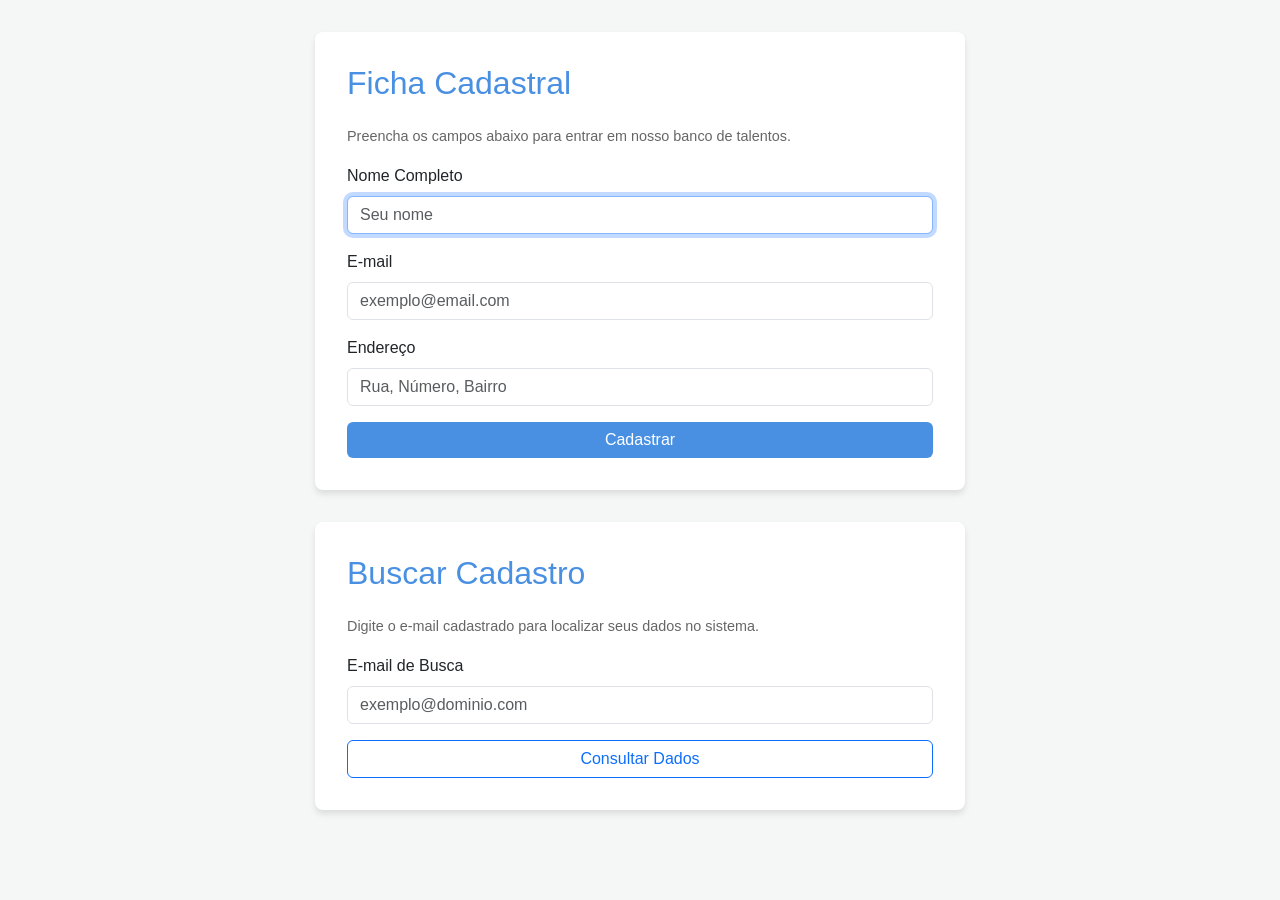
<file: Formulario/index.html>
<!DOCTYPE html>
<html lang="pt-br">

<head>
    <meta charset="UTF-8">
    <meta name="viewport" content="width=device-width, initial-scale=1.0">
    <title>Sistema de Talentos - Cadastro e Consulta</title>
    <link href="https://cdn.jsdelivr.net/npm/bootstrap@5.3.3/dist/css/bootstrap.min.css" rel="stylesheet">
    <style>
        :root {
            --primary-color: #4a90e2;
            --primary-hover: #357abd;
            --bg-color: #f4f7f6;
        }

        body {
            font-family: 'Segoe UI', Tahoma, Geneva, Verdana, sans-serif;
            background-color: var(--bg-color);
            padding: 2rem 0;
        }

        /* Centraliza e limita a largura dos cards */
        .main-container {
            max-width: 650px;
            margin: 0 auto;
        }

        .card-custom {
            background: #fff;
            padding: 2rem;
            border-radius: 8px;
            box-shadow: 0 4px 6px rgba(0, 0, 0, 0.1);
            margin-bottom: 2rem;
            /* Espaço entre os cards */
        }

        h2 {
            color: var(--primary-color);
            margin-bottom: 1.5rem;
        }

        .btn-primary {
            background-color: var(--primary-color);
            border: none;
        }

        .btn-primary:hover {
            background-color: var(--primary-hover);
        }

        #tabelaResultado {
            display: none;
        }

        .instrucoes {
            font-size: 0.9rem;
            color: #666;
        }
    </style>
</head>

<body>

    <div class="container">
        <div class="main-container">

            <!-- SEÇÃO DE CADASTRO (EM CIMA) -->
            <div class="card-custom">
                <h2>Ficha Cadastral</h2>
                <p class="instrucoes">Preencha os campos abaixo para entrar em nosso banco de talentos.</p>

                <form action="process.php" method="post" id="formCadastro">
                    <div class="mb-3">
                        <label class="form-label">Nome Completo</label>
                        <input type="text" name="nome" id="nomeDigitado" class="form-control" placeholder="Seu nome">
                    </div>
                    <div class="mb-3">
                        <label class="form-label">E-mail</label>
                        <input type="email" name="email" id="emailDigitado" class="form-control"
                            placeholder="exemplo@email.com">
                    </div>
                    <div class="mb-3">
                        <label class="form-label">Endereço</label>
                        <input type="text" name="endereco" id="enderecoDigitado" class="form-control"
                            placeholder="Rua, Número, Bairro">
                    </div>
                    <button type="submit" class="btn btn-primary w-100"
                        onclick="return validarFormulario()">Cadastrar</button>
                </form>
            </div>

            <!-- SEÇÃO DE CONSULTA (EMBAIXO) -->
            <div class="card-custom">
                <h2>Buscar Cadastro</h2>
                <p class="instrucoes">Digite o e-mail cadastrado para localizar seus dados no sistema.</p>

                <form id="consultaForm">
                    <div class="mb-3">
                        <label for="emailBusca" class="form-label">E-mail de Busca</label>
                        <input type="email" id="emailBusca" class="form-control" placeholder="exemplo@dominio.com"
                            required>
                    </div>
                    <button type="submit" id="btnConsultar" class="btn btn-outline-primary w-100">Consultar
                        Dados</button>
                </form>

                <div id="tabelaResultado" class="mt-4">
                    <div class="table-responsive">
                        <table class="table table-bordered table-hover table-sm">
                            <thead class="table-light">
                                <tr>
                                    <th>ID</th>
                                    <th>Nome</th>
                                    <th>E-mail</th>
                                    <th>Endereço</th>
                                </tr>
                            </thead>
                            <tbody>
                                <tr>
                                    <td id="col-id"></td>
                                    <td id="col-nome"></td>
                                    <td id="col-email"></td>
                                    <td id="col-endereco"></td>
                                </tr>
                            </tbody>
                        </table>
                    </div>
                </div>
            </div>

        </div>
    </div>

    <script src="https://cdn.jsdelivr.net/npm/bootstrap@5.3.3/dist/js/bootstrap.bundle.min.js"></script>

    <script>
        // Foco inicial no nome
        document.getElementById("nomeDigitado").focus();

        // Validação do Cadastro
        function validarFormulario() {
            let nome = document.getElementById("nomeDigitado");
            let email = document.getElementById("emailDigitado");
            let endereco = document.getElementById("enderecoDigitado");

            [nome, email, endereco].forEach(el => el.style.boxShadow = "none");

            if (nome.value.trim() === "") {
                alert("Por favor, preencha o campo de nome.");
                nome.style.boxShadow = "0 0 5px #ffc107";
                nome.focus();
                return false;
            }
            if (email.value.trim() === "") {
                alert("Por favor, preencha o campo de e-mail.");
                email.style.boxShadow = "0 0 5px #ffc107";
                email.focus();
                return false;
            }
            if (endereco.value.trim() === "") {
                alert("Por favor, preencha o campo de endereço.");
                endereco.style.boxShadow = "0 0 5px #ffc107";
                endereco.focus();
                return false;
            }else if ((nome !== "") && (email !== "") && (endereco !== "")){
                alert("Cadastro salvo com sucesso Parabens!!")
                endereco.style.boxShadow = "3px 3px 5px 3px green"
                email.style.boxShadow = "3px 3px 5px 3px green"
                nome.style.boxShadow = "3px 3px 5px 3px green"
                return true;
            }
        }

        // Lógica da Consulta
        function popularTabela(json) {
            if (!json.sucesso || !json.cadastro) {
                alert("Nenhum registro encontrado.");
                document.getElementById('tabelaResultado').style.display = 'none';
                return;
            }

            document.getElementById('col-id').textContent = json.cadastro.id;
            document.getElementById('col-nome').textContent = json.cadastro.nome;
            document.getElementById('col-email').textContent = json.cadastro.email;
            document.getElementById('col-endereco').textContent = json.cadastro.endereco;

            document.getElementById('tabelaResultado').style.display = 'block';
        }

        document.getElementById('consultaForm').addEventListener('submit', async function (e) {
            e.preventDefault();

            const email = document.getElementById('emailBusca').value;
            const btn = document.getElementById('btnConsultar');

            btn.disabled = true;
            btn.innerHTML = '<span class="spinner-border spinner-border-sm"></span> Consultando...';
            document.getElementById('tabelaResultado').style.display = 'none';

            try {
                const formData = new FormData();
                formData.append('email', email);

                const response = await fetch('consulta.php', {
                    method: 'POST',
                    body: formData
                });

                const json = await response.json();
                popularTabela(json);

            } catch (err) {
                alert('Erro na consulta. Verifique se o servidor está ativo.');
            } finally {
                btn.disabled = false;
                btn.textContent = 'Consultar Dados';
            }
        });

    </script>

</body>

</html>
</file>
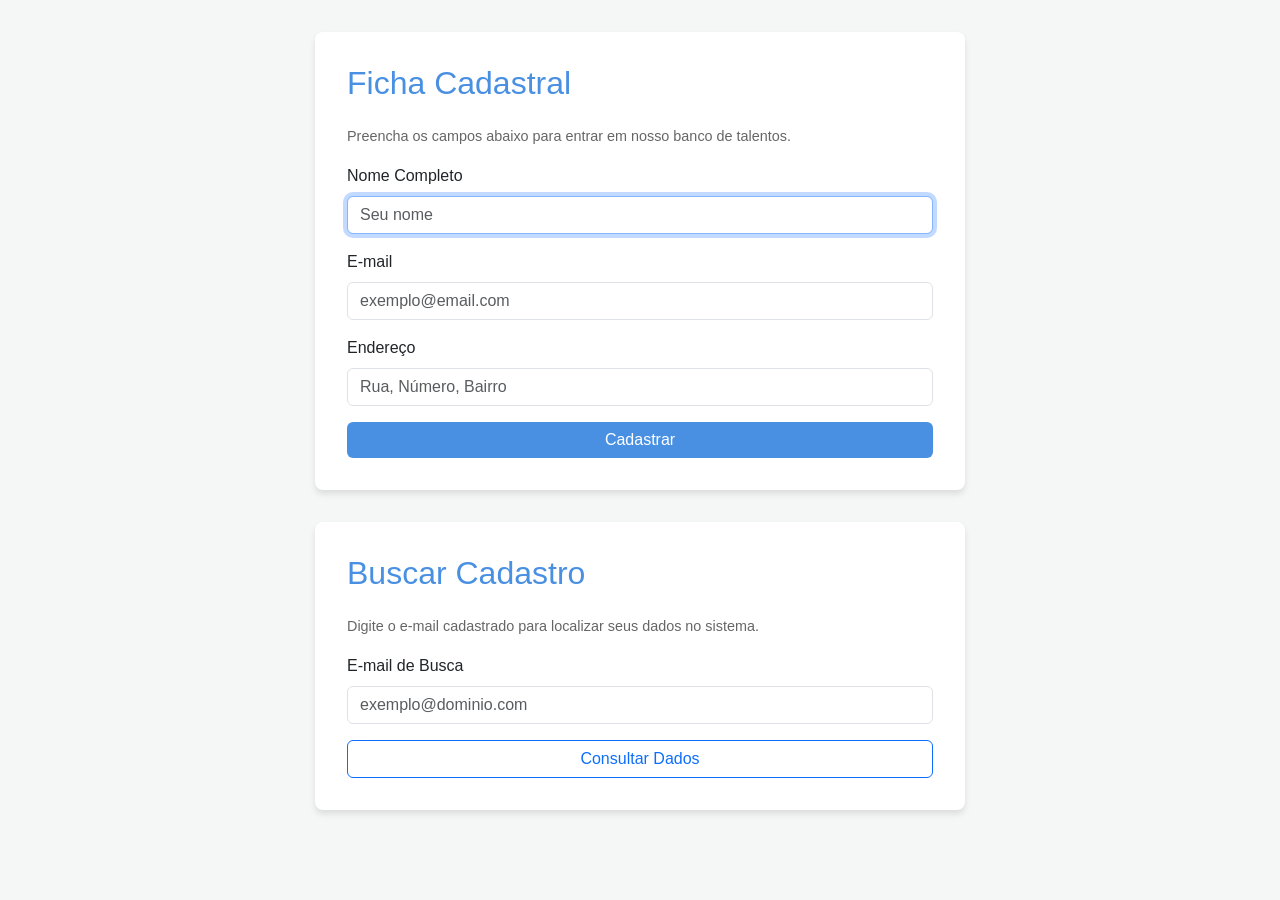
<file: Formulario/html/index.html>
<!DOCTYPE html>
<html lang="pt-br">

<head>
    <meta charset="UTF-8">
    <meta name="viewport" content="width=device-width, initial-scale=1.0">
    <title>Sistema de Talentos - Cadastro e Consulta</title>
    <link href="https://cdn.jsdelivr.net/npm/bootstrap@5.3.3/dist/css/bootstrap.min.css" rel="stylesheet">
    <style>
        :root {
            --primary-color: #4a90e2;
            --primary-hover: #357abd;
            --bg-color: #f4f7f6;
        }

        body {
            font-family: 'Segoe UI', Tahoma, Geneva, Verdana, sans-serif;
            background-color: var(--bg-color);
            padding: 2rem 0;
        }

        /* Centraliza e limita a largura dos cards */
        .main-container {
            max-width: 650px;
            margin: 0 auto;
        }

        .card-custom {
            background: #fff;
            padding: 2rem;
            border-radius: 8px;
            box-shadow: 0 4px 6px rgba(0, 0, 0, 0.1);
            margin-bottom: 2rem;
            /* Espaço entre os cards */
        }

        h2 {
            color: var(--primary-color);
            margin-bottom: 1.5rem;
        }

        .btn-primary {
            background-color: var(--primary-color);
            border: none;
        }

        .btn-primary:hover {
            background-color: var(--primary-hover);
        }

        #tabelaResultado {
            display: none;
        }

        .instrucoes {
            font-size: 0.9rem;
            color: #666;
        }
    </style>
</head>

<body>

    <div class="container">
        <div class="main-container">

            <!-- SEÇÃO DE CADASTRO (EM CIMA) -->
            <div class="card-custom">
                <h2>Ficha Cadastral</h2>
                <p class="instrucoes">Preencha os campos abaixo para entrar em nosso banco de talentos.</p>

                <form action="php/process.php" method="post" id="formCadastro">
                    <div class="mb-3">
                        <label class="form-label">Nome Completo</label>
                        <input type="text" name="nome" id="nomeDigitado" class="form-control" placeholder="Seu nome">
                    </div>
                    <div class="mb-3">
                        <label class="form-label">E-mail</label>
                        <input type="email" name="email" id="emailDigitado" class="form-control"
                            placeholder="exemplo@email.com">
                    </div>
                    <div class="mb-3">
                        <label class="form-label">Endereço</label>
                        <input type="text" name="endereco" id="enderecoDigitado" class="form-control"
                            placeholder="Rua, Número, Bairro">
                    </div>
                    <button type="submit" class="btn btn-primary w-100"
                        onclick="return validarFormulario()">Cadastrar</button>
                </form>
            </div>

            <!-- SEÇÃO DE CONSULTA (EMBAIXO) -->
            <div class="card-custom">
                <h2>Buscar Cadastro</h2>
                <p class="instrucoes">Digite o e-mail cadastrado para localizar seus dados no sistema.</p>

                <form id="consultaForm">
                    <div class="mb-3">
                        <label for="emailBusca" class="form-label">E-mail de Busca</label>
                        <input type="email" id="emailBusca" class="form-control" placeholder="exemplo@dominio.com"
                            required>
                    </div>
                    <button type="submit" id="btnConsultar" class="btn btn-outline-primary w-100">Consultar
                        Dados</button>
                </form>

                <div id="tabelaResultado" class="mt-4">
                    <div class="table-responsive">
                        <table class="table table-bordered table-hover table-sm">
                            <thead class="table-light">
                                <tr>
                                    <th>ID</th>
                                    <th>Nome</th>
                                    <th>E-mail</th>
                                    <th>Endereço</th>
                                </tr>
                            </thead>
                            <tbody>
                                <tr>
                                    <td id="col-id"></td>
                                    <td id="col-nome"></td>
                                    <td id="col-email"></td>
                                    <td id="col-endereco"></td>
                                </tr>
                            </tbody>
                        </table>
                    </div>
                </div>
            </div>

        </div>
    </div>

    <script src="https://cdn.jsdelivr.net/npm/bootstrap@5.3.3/dist/js/bootstrap.bundle.min.js"></script>

    <script>
        // Foco inicial no nome
        document.getElementById("nomeDigitado").focus();

        // Validação do Cadastro
        function validarFormulario() {
            let nome = document.getElementById("nomeDigitado");
            let email = document.getElementById("emailDigitado");
            let endereco = document.getElementById("enderecoDigitado");

            [nome, email, endereco].forEach(el => el.style.boxShadow = "none");

            if (nome.value.trim() === "") {
                alert("Por favor, preencha o campo de nome.");
                nome.style.boxShadow = "0 0 5px #ffc107";
                nome.focus();
                return false;
            }
            if (email.value.trim() === "") {
                alert("Por favor, preencha o campo de e-mail.");
                email.style.boxShadow = "0 0 5px #ffc107";
                email.focus();
                return false;
            }
            if (endereco.value.trim() === "") {
                alert("Por favor, preencha o campo de endereço.");
                endereco.style.boxShadow = "0 0 5px #ffc107";
                endereco.focus();
                return false;
            }else if ((nome !== "") && (email !== "") && (endereco !== "")){
                alert("Cadastro salvo com sucesso Parabens!!")
                endereco.style.boxShadow = "3px 3px 5px 3px green"
                email.style.boxShadow = "3px 3px 5px 3px green"
                nome.style.boxShadow = "3px 3px 5px 3px green"
                return true;
            }
        }

        // Lógica da Consulta
        function popularTabela(json) {
            if (!json.sucesso || !json.cadastro) {
                alert("Nenhum registro encontrado.");
                document.getElementById('tabelaResultado').style.display = 'none';
                return;
            }

            document.getElementById('col-id').textContent = json.cadastro.id;
            document.getElementById('col-nome').textContent = json.cadastro.nome;
            document.getElementById('col-email').textContent = json.cadastro.email;
            document.getElementById('col-endereco').textContent = json.cadastro.endereco;

            document.getElementById('tabelaResultado').style.display = 'block';
        }

        document.getElementById('consultaForm').addEventListener('submit', async function (e) {
            e.preventDefault();

            const email = document.getElementById('emailBusca').value;
            const btn = document.getElementById('btnConsultar');

            btn.disabled = true;
            btn.innerHTML = '<span class="spinner-border spinner-border-sm"></span> Consultando...';
            document.getElementById('tabelaResultado').style.display = 'none';

            try {
                const formData = new FormData();
                formData.append('email', email);

                const response = await fetch('consulta.php', {
                    method: 'POST',
                    body: formData
                });

                const json = await response.json();
                popularTabela(json);

            } catch (err) {
                alert('Erro na consulta. Verifique se o servidor está ativo.');
            } finally {
                btn.disabled = false;
                btn.textContent = 'Consultar Dados';
            }
        });

    </script>

</body>

</html>
</file>
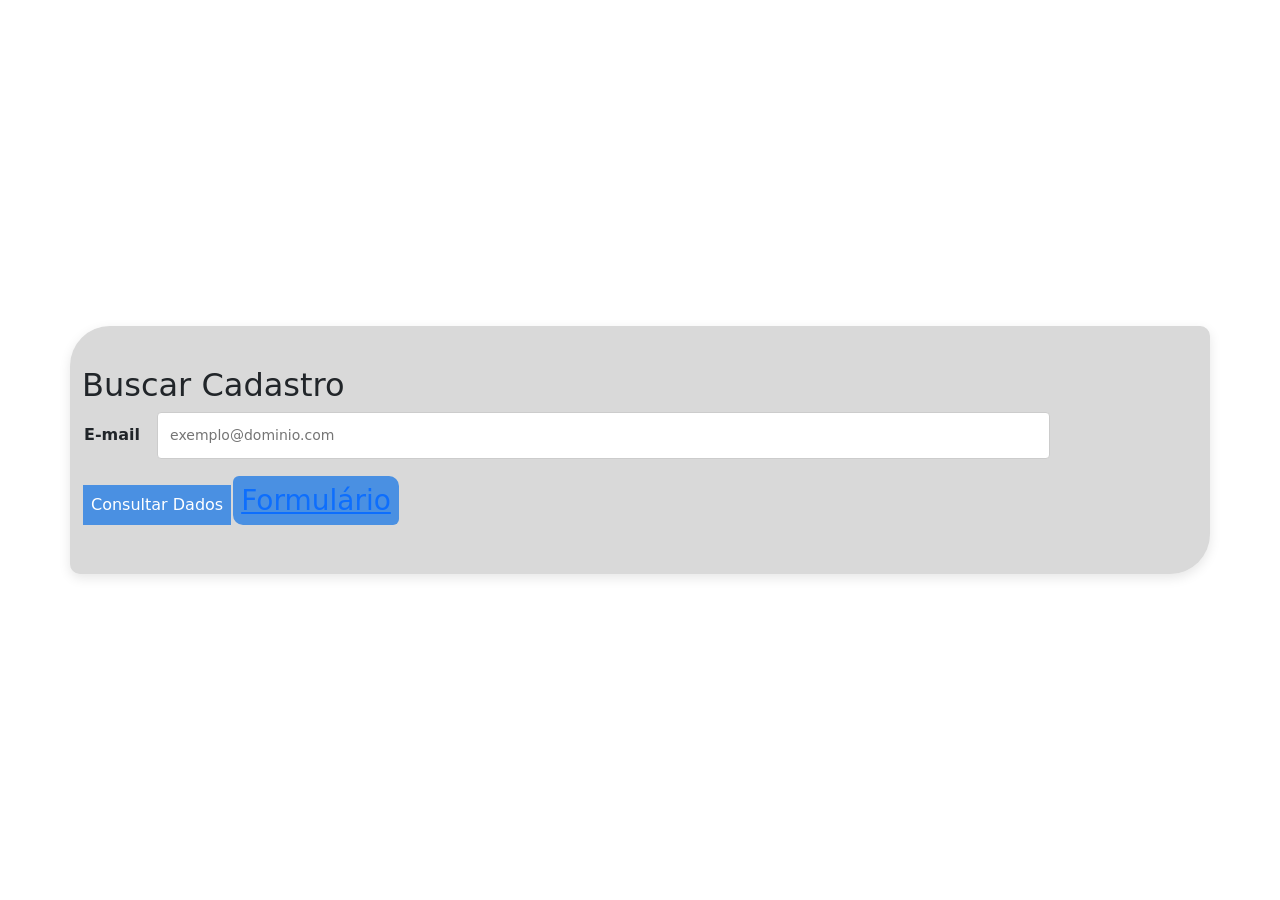
<file: Formulario/cosulta.html>
<!DOCTYPE html>
<html lang="pt-br">

<head>
    <meta charset="UTF-8">
    <meta name="viewport" content="width=device-width, initial-scale=1.0">
    <title>Consulta de Dados</title>
    <link rel="stylesheet" type="text/css" href="css/style.css">
    <link href="https://cdn.jsdelivr.net/npm/bootstrap@5.3.3/dist/css/bootstrap.min.css" rel="stylesheet">
</head>

<body>

    <div class="container">
        <h2>Buscar Cadastro</h2>

        <form id="consultaForm" action="consulta.php" method="post">
            <div class="form-group">
                <label for="email">E-mail</label>
                <input class="input2" type="email" id="email" name="email" placeholder="exemplo@dominio.com">
            </div>
            <table>
                <thead>
                    <tr>
                        <th>
                            <button id="btnConsultar">Consultar Dados</button>
                        </th>
                        <th> <a href="formulario.html" class=consulta-bnt>
                                <h3>Formulário</h3>
                            </a>
                        </th>
                    </tr>
                </thead>
            </table>
            <div id="tabelaResultado">
                <table class="table table-bordered table-hover table-sm mt-2">
                    <thead>
                        <tr>
                            <th>ID</th>
                            <th>Criado em</th>
                            <th>Nome</th>
                            <th>E-mail</th>
                            <th>Endereço</th>
                        </tr>
                    </thead>

                    <tbody>
                        <tr>
                            <td id="col-id"></td>
                            <td id="col-criado_em"></td>
                            <td id="col-nome"></td>
                            <td id="col-email"></td>
                            <td id="col-endereco"></td>
                        </tr>
                    </tbody>
                </table>
            </div>
            <script src="https://cdn.jsdelivr.net/npm/bootstrap@5.3.3/dist/js/bootstrap.bundle.min.js"></script>
            <script>
                function popularTabela() {
                    if (!json.sucesso || !json.cadastro) return;

                    const c = json.cadastro;
                    document.getElementById('col-id').textContent = c.id;
                    document.getElementById('col-criado_em').textContent = c.criado_em;
                    document.getElementById('col-nome').textContent = c.nome;
                    document.getElementById('col-email').textContent = c.email;
                    document.getElementById('col-endereco').textContent = c.endereco;

                    document.getElementById('tabelaResultado').style.display = 'block';
                }

                document.getElementById('consultarForm').addEventListener('submit', async function (e) {
                    e.preventDefault();

                    const email = document.getElementById('email').value;
                    const btn = document.getElementById('btnConsultar');

                    btn.disabled = true;
                    btn.textContent = 'Consultando...';
                    document.getElementById('tabelaResultado').style.display = 'nome';

                    try {
                        const formaData = new FormData();
                        formaData.append('email', email);

                        const response = await fetch('http;//localhost/formulario/consulta.php', {
                            method: 'POST',
                            body: formData
                        });
                        if (!response.ok) throw new Error(`Erro HTTP: ${response.status}`);
                        const json = await reponse.json();
                        popularTabela(json);

                    } catch (err) {
                        alert('Erro ao consulta:' + err.message);
                    } finally {
                        bnt.disabled = false;
                        btn.textContent = 'Consultar Dados';
                    }

                })
            </script>

    </div>
    </form>
</body>

</html>
</file>
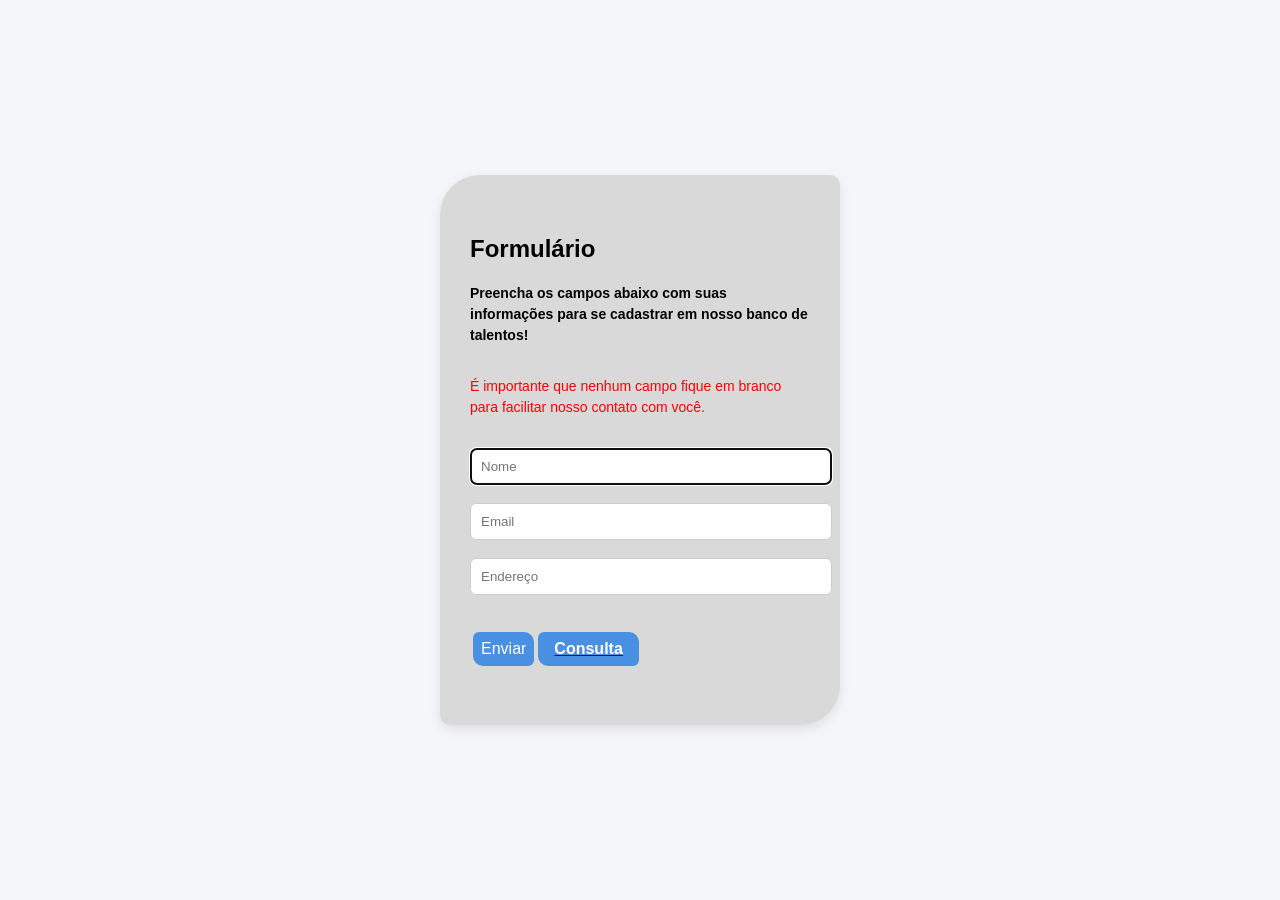
<file: Formulario/formulario.html>
<!DOCTYPE html>
<html lang="pt-br">

<head>
    <meta charset="UTF-8">
    <title>Formulário Básico</title>
    <link rel="stylesheet" type="text/css" href="css/style.css">
</head>

<body>
    <div class="container">
        <h2>Formulário</h2>
        <h1>Preencha os campos abaixo com suas informações para se cadastrar em nosso banco de talentos!</h1>
        <P>É importante que nenhum campo fique em branco para facilitar nosso contato com você.</P>
        <form action="process.php" method="post">
            <input type="text" name="nome" id="nomeDigitado" placeholder="Nome"><br><br>
            <input type="text" name="email" id="emailDigitado" placeholder="Email"><br><br>
            <input type="text" name="endereco" id="endereçoDigitado" placeholder="Endereço"><br><br>
            <table>
                <thead>
                    <tr>
                        <th>
                            <a class="bnt-validar" type="submit" onclick="validarFormulario()">
                                <button class="bnt-validar">Enviar</button></a>
                        </th>
                        <th>
                            <a href="cosulta.html" class=consulta-bnt>
                                <h3>Consulta</h3>
                            </a>
                            </th>
                    </tr>
                </thead>
            </table>
            <!--
             type="submit" dentro de um <form> enviar os dados ao action.
             O onclick ainda chama validarFormulario() antes de enviar -
             se a função retornar false, o envio é cancelado.   
             -->
        </form>
    </div>
    <script>
        //Objeto para pegar a referencia do campo de texto
        //colocando o foco no campo de nome facilita o preenchimento do formulario
        document.getElementById("nomeDigitado").focus();

        function validarFormulario() {
            let nome = document.getElementById("nomeDigitado").value;
            let Email = document.getElementById("emailDigitado").value;
            let Endereço = document.getElementById("endereçoDigitado").value;



            if ((nome === "") && (Email === "") && (Endereço === "")) {
                alert("Preencha todos os campos")
                document.getElementById("nomeDigitado").style.boxShadow = "3px 3px 5px 3px red"
                document.getElementById("emailDigitado").style.boxShadow = "3px 3px 5px 3px red"
                document.getElementById("endereçoDigitado").style.boxShadow = "3px 3px 5px 3px red"
            } else if ((nome === "")) {
                alert("Preencha o campo Nome")
                document.getElementById("nomeDigitado").style.boxShadow = "3px 3px 5px 3px red"
                return false;
            }
            else if ((Email === "")) {
                alert("Preencha o campo Email")
                document.getElementById("emailDigitado").style.boxShadow = "3px 3px 5px 3px red"
                return false;
            } else if ((Endereço === "")) {
                alert("Preencha o campos Endareço")
                document.getElementById("endereçoDigitado").style.boxShadow = "3px 3px 5px 3px red"
                return false;
            } else if ((nome !== "") && (Email !== "") && (Endereço !== "")) {
                alert("Você completo o formulario Parabens!!")
                document.getElementById("nomeDigitado").style.boxShadow = "3px 3px 5px 3px green"
                document.getElementById("emailDigitado").style.boxShadow = "3px 3px 5px 3px green"
                document.getElementById("endereçoDigitado").style.boxShadow = "3px 3px 5px 3px green"

            } else { }




            return true
        }

    </script>
</body>

</html>
</file>
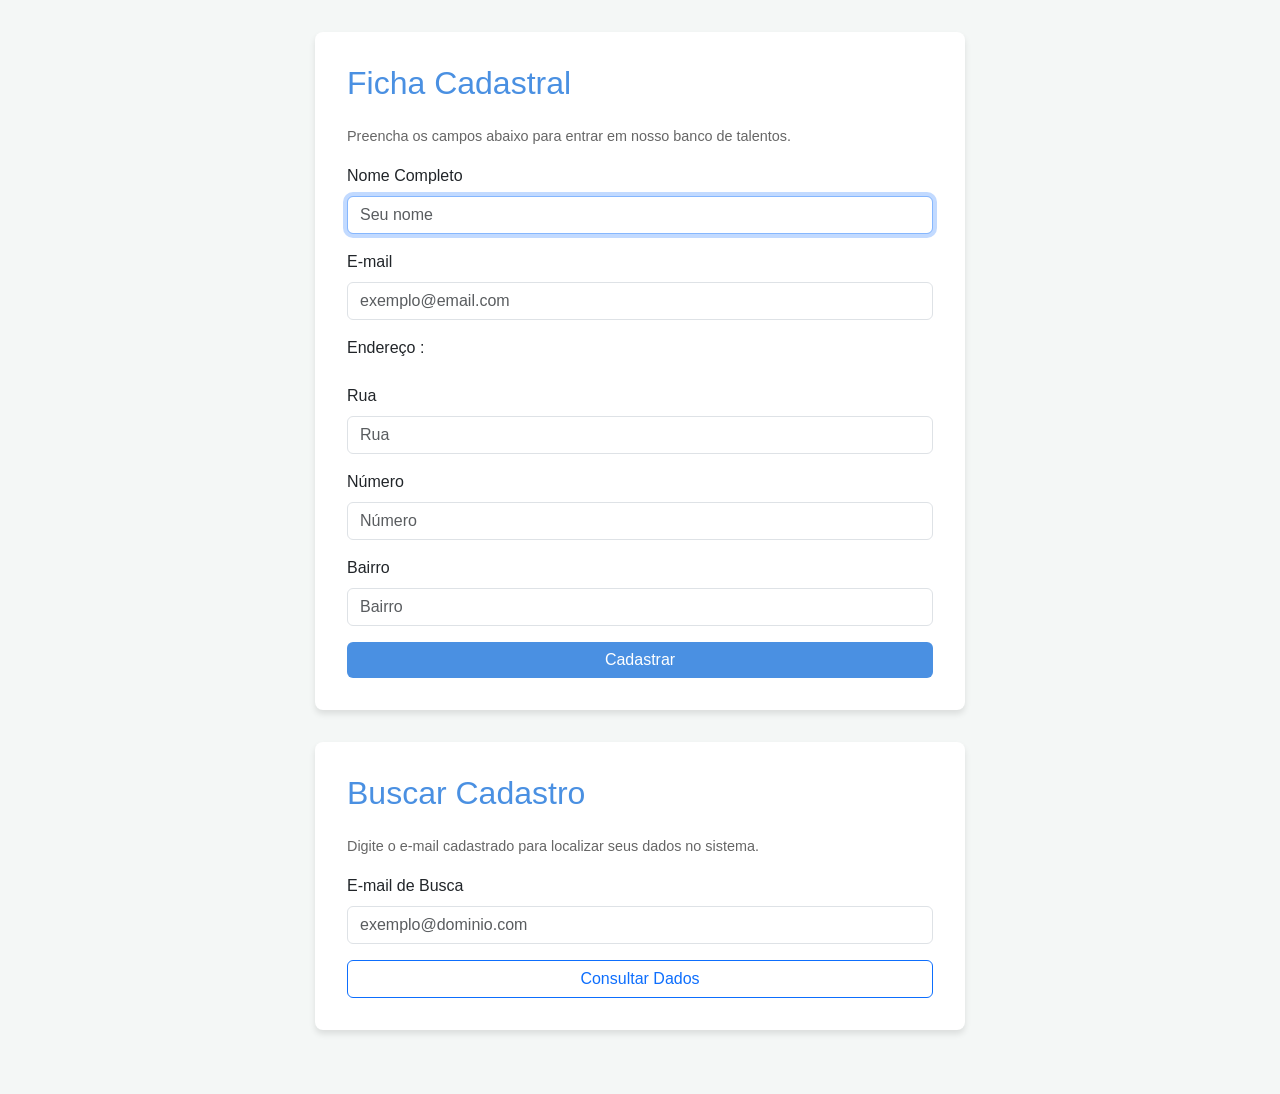
<file: Formulario/index2.html>
<!DOCTYPE html>
<html lang="pt-br">
<head>
    <meta charset="UTF-8">
    <meta name="viewport" content="width=device-width, initial-scale=1.0">
    <title>Sistema de Talentos - Cadastro e Consulta</title>
    <link href="https://cdn.jsdelivr.net/npm/bootstrap@5.3.3/dist/css/bootstrap.min.css" rel="stylesheet">
    <link href="css/index.css" rel="stylesheet">
</head>
<body>

<div class="container">
    <div class="main-container">
        
        <!-- SEÇÃO DE CADASTRO (EM CIMA) -->
        <div class="card-custom">
            <h2>Ficha Cadastral</h2>
            <p class="instrucoes">Preencha os campos abaixo para entrar em nosso banco de talentos.</p>
            
            <form action="process.php" method="post" id="formCadastro">
                <div class="mb-3">
                    <label class="form-label">Nome Completo</label>
                    <input type="text" name="nome" id="nomeDigitado" class="form-control" placeholder="Seu nome">
                </div>
                <div class="mb-3">
                    <label class="form-label">E-mail</label>
                    <input type="email" name="email" id="emailDigitado" class="form-control" placeholder="exemplo@email.com">
                </div>
                <div class="mb-3">
                    <label class="form-label">Endereço :</label>
                </div>
                 <div class="mb-3">
                    <label class="form-label">Rua</label>
                    <input type="text" name="Rua" id="ruaDigitado" class="form-control" placeholder="Rua">
                </div>
                 <div class="mb-3">
                    <label class="form-label">Número</label>
                    <input type="text" name="numero" id="numeroDigitado" class="form-control" placeholder="Número">
                </div>
                 <div class="mb-3">
                    <label class="form-label">Bairro</label>
                    <input type="text" name="bairro" id="bairroDigitado" class="form-control" placeholder="Bairro">
                </div>
                <button type="submit" class="btn btn-primary w-100" onclick="return validarFormulario()">Cadastrar</button>
            </form>
        </div>

        <!-- SEÇÃO DE CONSULTA (EMBAIXO) -->
        <div class="card-custom">
            <h2>Buscar Cadastro</h2>
            <p class="instrucoes">Digite o e-mail cadastrado para localizar seus dados no sistema.</p>
            
            <form id="consultaForm">
                <div class="mb-3">
                    <label for="emailBusca" class="form-label">E-mail de Busca</label>
                    <input type="email" id="emailBusca" class="form-control" placeholder="exemplo@dominio.com" required>
                </div>
                <button type="submit" id="btnConsultar" class="btn btn-outline-primary w-100">Consultar Dados</button>
            </form>

            <div id="tabelaResultado" class="mt-4">
                <div class="table-responsive">
                    <table class="table table-bordered table-hover table-sm">
                        <thead class="table-light">
                            <tr>
                                <th>ID</th>
                                <th>Nome</th>
                                <th>E-mail</th>
                                <th>Rua</th>
                                <th>Número</th>
                                <th>Bairro</th>
                            </tr>
                        </thead>
                        <tbody>
                            <tr>
                                <td id="col-id"></td>
                                <td id="col-nome"></td>
                                <td id="col-email"></td>
                                <td id="col-rua"></td>
                                <td id="col-numero"></td>
                                <td id="col-bairro"></td>
                            </tr>
                        </tbody>
                    </table>
                </div>
            </div>
        </div>

    </div>
</div>

<script src="https://cdn.jsdelivr.net/npm/bootstrap@5.3.3/dist/js/bootstrap.bundle.min.js"></script>

<script>
    // Foco inicial no nome
    document.getElementById("nomeDigitado").focus();

    // Validação do Cadastro
    function validarFormulario() {
        let nome = document.getElementById("nomeDigitado");
        let email = document.getElementById("emailDigitado");
        let endereco = document.getElementById("enderecoDigitado");

        [nome, email, endereco].forEach(el => el.style.boxShadow = "none");

        if (nome.value.trim() === "") {
            alert("Por favor, preencha o campo de nome.");
            nome.style.boxShadow = "0 0 5px #ffc107";
            nome.focus();
            return false;
        }
        if (email.value.trim() === "") {
            alert("Por favor, preencha o campo de e-mail.");
            email.style.boxShadow = "0 0 5px #ffc107";
            email.focus();
            return false;
        }
        if (endereco.value.trim() === "") {
            alert("Por favor, preencha o campo de endereço.");
            endereco.style.boxShadow = "0 0 5px #ffc107";
            endereco.focus();
            return false;
        }
        return true;
    }

    // Lógica da Consulta
    function popularTabela(json) {
        if (!json.sucesso || !json.cadastro) {
            alert("Nenhum registro encontrado.");
            document.getElementById('tabelaResultado').style.display = 'none';
            return;
        }
        alert(json.cadastro.Rua);
        document.getElementById('col-id').textContent       = json.cadastro.id;
        document.getElementById('col-nome').textContent     = json.cadastro.nome;
        document.getElementById('col-email').textContent    = json.cadastro.email;
        document.getElementById('col-rua').textContent = json.cadastro.Rua;
        document.getElementById('col-bairro').textContent = json.cadastro.bairro;
        document.getElementById('col-numero').textContent = json.cadastro.numero;

        document.getElementById('tabelaResultado').style.display = 'block';
    }

    document.getElementById('consultaForm').addEventListener('submit', async function(e) {
        e.preventDefault();

        const email = document.getElementById('emailBusca').value;
        const btn = document.getElementById('btnConsultar');

        btn.disabled = true;
        btn.innerHTML = '<span class="spinner-border spinner-border-sm"></span> Consultando...';
        document.getElementById('tabelaResultado').style.display = 'none';

        try {
            const formData = new FormData();
            formData.append('email', email);

            const response = await fetch('consulta.php', {
                method: 'POST',
                body: formData
            });

            const json = await response.json();
            popularTabela(json);

        } catch (err) {
            alert('Erro na consulta. Verifique se o servidor está ativo.');
        } finally {
            btn.disabled = false;
            btn.textContent = 'Consultar Dados';
        }
    });
</script>

</body>
</html>
</file>
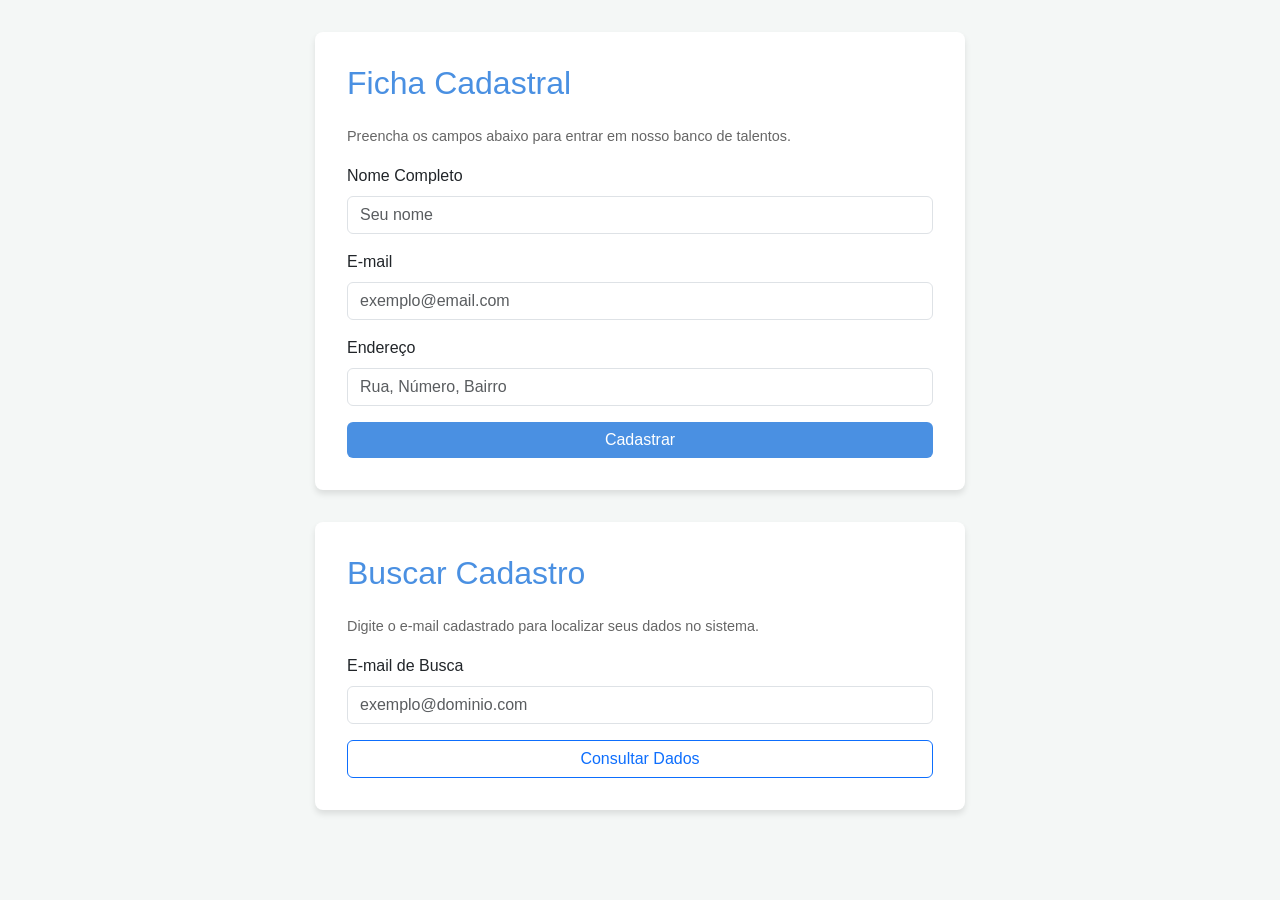
<file: Formulario/indexold.html>
<!DOCTYPE html>
<html lang="pt-br">
<head>
    <meta charset="UTF-8">
    <meta name="viewport" content="width=device-width, initial-scale=1.0">
    <title>Sistema de Talentos - Cadastro e Consulta</title>
    <link href="https://cdn.jsdelivr.net/npm/bootstrap@5.3.3/dist/css/bootstrap.min.css" rel="stylesheet">
    <style>
        :root {
            --primary-color: #4a90e2;
            --primary-hover: #357abd;
            --bg-color: #f4f7f6;
        }

        body {
            font-family: 'Segoe UI', Tahoma, Geneva, Verdana, sans-serif;
            background-color: var(--bg-color);
            padding: 2rem 0;
        }

        /* Centraliza e limita a largura dos cards */
        .main-container {
            max-width: 650px;
            margin: 0 auto;
        }

        .card-custom {
            background: #fff;
            padding: 2rem;
            border-radius: 8px;
            box-shadow: 0 4px 6px rgba(0,0,0,0.1);
            margin-bottom: 2rem; /* Espaço entre os cards */
        }

        h2 { color: var(--primary-color); margin-bottom: 1.5rem; }
        
        .btn-primary { background-color: var(--primary-color); border: none; }
        .btn-primary:hover { background-color: var(--primary-hover); }

        #tabelaResultado { display: none; }
        .instrucoes { font-size: 0.9rem; color: #666; }
    </style>
</head>
<body>

<div class="container">
    <div class="main-container">
        
        <!-- SEÇÃO DE CADASTRO (EM CIMA) -->
        <div class="card-custom">
            <h2>Ficha Cadastral</h2>
            <p class="instrucoes">Preencha os campos abaixo para entrar em nosso banco de talentos.</p>
            
            <form action="process.php" method="post" id="formCadastro">
                <div class="mb-3">
                    <label class="form-label">Nome Completo</label>
                    <input type="text" name="nome" id="nomeDigitado" class="form-control" placeholder="Seu nome">
                </div>
                <div class="mb-3">
                    <label class="form-label">E-mail</label>
                    <input type="email" name="email" id="emailDigitado" class="form-control" placeholder="exemplo@email.com">
                </div>
                <div class="mb-3">
                    <label class="form-label">Endereço</label>
                    <input type="text" name="endereco" id="enderecoDigitado" class="form-control" placeholder="Rua, Número, Bairro">
                </div>
                <button type="submit" class="btn btn-primary w-100" onclick="return validarFormulario()">Cadastrar</button>
            </form>
        </div>

        <!-- SEÇÃO DE CONSULTA (EMBAIXO) -->
        <div class="card-custom">
            <h2>Buscar Cadastro</h2>
            <p class="instrucoes">Digite o e-mail cadastrado para localizar seus dados no sistema.</p>
            
            <form id="consultaForm">
                <div class="mb-3">
                    <label for="emailBusca" class="form-label">E-mail de Busca</label>
                    <input type="email" id="emailBusca" class="form-control" placeholder="exemplo@dominio.com" required>
                </div>
                <button type="submit" id="btnConsultar" class="btn btn-outline-primary w-100">Consultar Dados</button>
            </form>

            <div id="tabelaResultado" class="mt-4">
                <div class="table-responsive">
                    <table class="table table-bordered table-hover table-sm">
                        <thead class="table-light">
                            <tr>
                                <th>ID</th>
                                <th>Nome</th>
                                <th>E-mail</th>
                                <th>Endereço</th>
                            </tr>
                        </thead>
                        <tbody>
                            <tr>
                                <td id="col-id"></td>
                                <td id="col-nome"></td>
                                <td id="col-email"></td>
                                <td id="col-endereco"></td>
                            </tr>
                        </tbody>
                    </table>
                </div>
            </div>
        </div>

    </div>
</div>

<script src="https://cdn.jsdelivr.net/npm/bootstrap@5.3.3/dist/js/bootstrap.bundle.min.js"></script>

<script>
    // Foco inicial no nome
    document.getElementById("nomeDigitado").focus();

    // Validação do Cadastro
    function validarFormulario() {
        let nome = document.getElementById("nomeDigitado");
        let email = document.getElementById("emailDigitado");
        let endereco = document.getElementById("enderecoDigitado");

        [nome, email, endereco].forEach(el => el.style.boxShadow = "none");

        if (nome.value.trim() === "") {
            alert("Por favor, preencha o campo de nome.");
            nome.style.boxShadow = "0 0 5px #ffc107";
            nome.focus();
            return false;
        }
        if (email.value.trim() === "") {
            alert("Por favor, preencha o campo de e-mail.");
            email.style.boxShadow = "0 0 5px #ffc107";
            email.focus();
            return false;
        }
        if (endereco.value.trim() === "") {
            alert("Por favor, preencha o campo de endereço.");
            endereco.style.boxShadow = "0 0 5px #ffc107";
            endereco.focus();
            return false;
        }
        return true;
    }

    // Lógica da Consulta
    function popularTabela(json) {
        if (!json.sucesso || !json.cadastro) {
            alert("Nenhum registro encontrado.");
            document.getElementById('tabelaResultado').style.display = 'none';
            return;
        }

        document.getElementById('col-id').textContent       = json.cadastro.id;
        document.getElementById('col-nome').textContent     = json.cadastro.nome;
        document.getElementById('col-email').textContent    = json.cadastro.email;
        document.getElementById('col-endereco').textContent = json.cadastro.endereco;

        document.getElementById('tabelaResultado').style.display = 'block';
    }

    document.getElementById('consultaForm').addEventListener('submit', async function(e) {
        e.preventDefault();

        const email = document.getElementById('emailBusca').value;
        const btn = document.getElementById('btnConsultar');

        btn.disabled = true;
        btn.innerHTML = '<span class="spinner-border spinner-border-sm"></span> Consultando...';
        document.getElementById('tabelaResultado').style.display = 'none';

        try {
            const formData = new FormData();
            formData.append('email', email);

            const response = await fetch('consulta.php', {
                method: 'POST',
                body: formData
            });
</file>
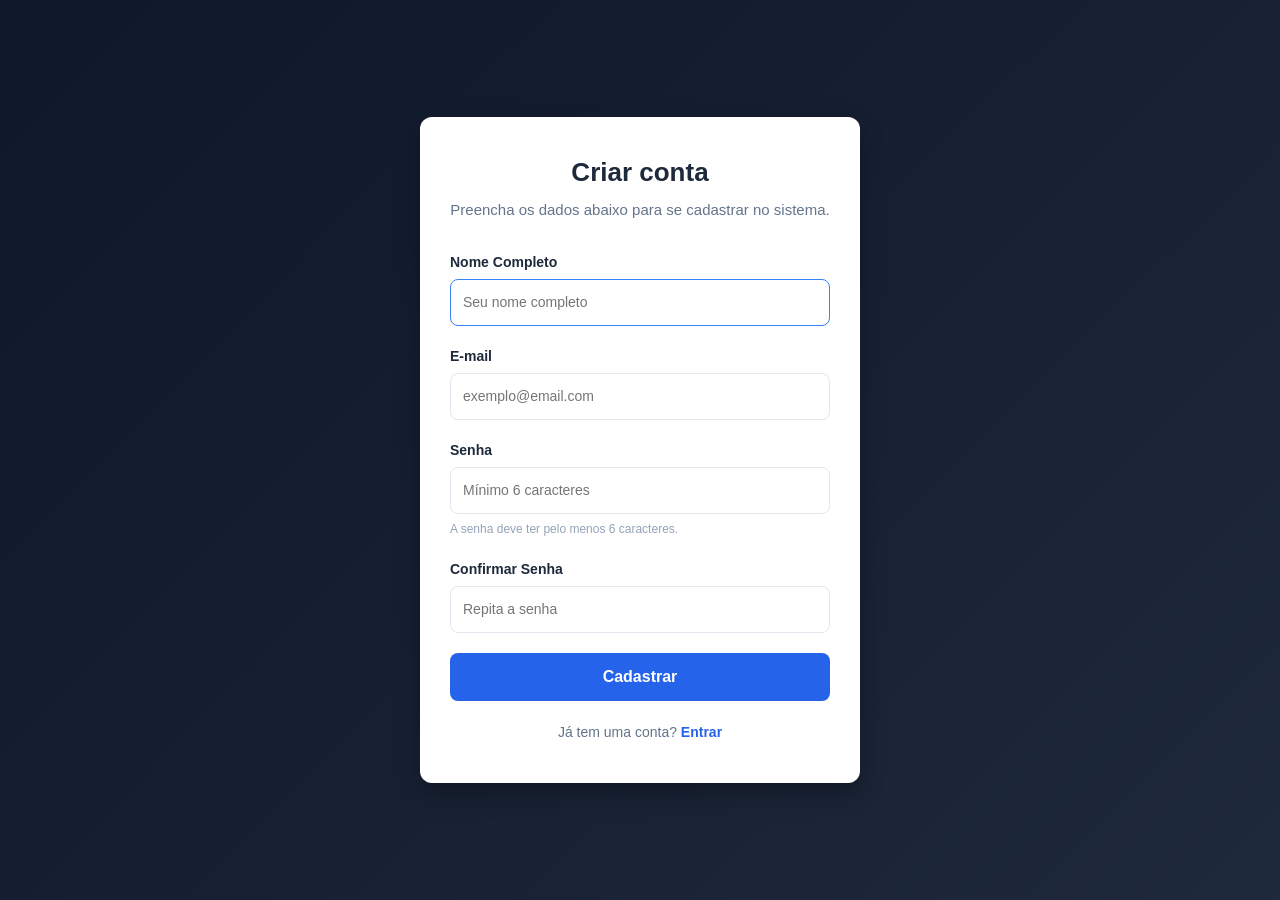
<file: JoseRubens_Login/cadastro-login.html>
<!DOCTYPE html>
<html lang="pt-br">
<head>
    <meta charset="UTF-8">
    <meta name="viewport" content="width=device-width, initial-scale=1.0">
    <title>Cadastro</title>
    <link href="https://cdn.jsdelivr.net/npm/bootstrap@5.3.3/dist/css/bootstrap.min.css" rel="stylesheet">
    <link rel="stylesheet" href="css/fomulario.css">
    <style>
        body {
            height: auto;
            min-height: 100vh;
            padding: 2rem 1rem;
        }

        .contorno {
            max-width: 440px;
        }

        label {
            display: block;
            font-size: 14px;
            font-weight: 600;
            color: #1e293b;
            margin-bottom: 6px;
            text-align: left;
        }

        .link-nav {
            font-size: 14px;
            color: #64748b;
            margin-top: 20px;
            margin-bottom: 0;
        }

        .link-nav a {
            color: #2563eb;
            text-decoration: none;
            font-weight: 600;
        }

        .link-nav a:hover {
            text-decoration: underline;
        }

        .feedback {
            display: none;
            margin-top: 16px;
            border-radius: 8px;
            padding: 12px 16px;
            font-size: 14px;
            text-align: left;
        }

        .feedback.sucesso {
            background-color: #d1fae5;
            color: #065f46;
        }

        .feedback.erro {
            background-color: #fee2e2;
            color: #991b1b;
        }

        .icone { margin-right: 6px; }

        .hint {
            font-size: 12px;
            color: #94a3b8;
            text-align: left;
            margin-top: -14px;
            margin-bottom: 20px;
        }
    </style>
</head>
<body>

<div class="contorno">
    <h1>Criar conta</h1>
    <p>Preencha os dados abaixo para se cadastrar no sistema.</p>

    <form id="formCadastroLogin">
        <label for="nomeDigitado">Nome Completo</label>
        <input type="text" id="nomeDigitado" name="nome" placeholder="Seu nome completo">

        <label for="emailDigitado">E-mail</label>
        <input type="email" id="emailDigitado" name="email" placeholder="exemplo@email.com">

        <label for="senhaDigitada">Senha</label>
        <input type="password" id="senhaDigitada" name="senha" placeholder="Mínimo 6 caracteres">
        <p class="hint">A senha deve ter pelo menos 6 caracteres.</p>

        <label for="confirmarSenha">Confirmar Senha</label>
        <input type="password" id="confirmarSenha" name="confirmar" placeholder="Repita a senha">

        <button type="submit" id="btnCadastrar">Cadastrar</button>
    </form>

    <div id="feedbackCadastro" class="feedback"></div>

    <p class="link-nav">Já tem uma conta? <a href="login.html">Entrar</a></p>
</div>

<script src="https://cdn.jsdelivr.net/npm/bootstrap@5.3.3/dist/js/bootstrap.bundle.min.js"></script>
<script>
    document.getElementById('nomeDigitado').focus();

    const form     = document.getElementById('formCadastroLogin');
    const btn      = document.getElementById('btnCadastrar');
    const feedback = document.getElementById('feedbackCadastro');

    function validarCampos() {
        const nome      = document.getElementById('nomeDigitado');
        const email     = document.getElementById('emailDigitado');
        const senha     = document.getElementById('senhaDigitada');
        const confirmar = document.getElementById('confirmarSenha');

        [nome, email, senha, confirmar].forEach(el => el.style.boxShadow = '');

        if (nome.value.trim() === '') {
            nome.style.boxShadow = '0 0 5px #ffc107';
            nome.focus();
            return 'Por favor, preencha o campo de nome.';
        }
        if (email.value.trim() === '') {
            email.style.boxShadow = '0 0 5px #ffc107';
            email.focus();
            return 'Por favor, preencha o campo de e-mail.';
        }
        if (senha.value.trim() === '') {
            senha.style.boxShadow = '0 0 5px #ffc107';
            senha.focus();
            return 'Por favor, preencha o campo de senha.';
        }
        if (senha.value.length < 6) {
            senha.style.boxShadow = '0 0 5px #ffc107';
            senha.focus();
            return 'A senha deve ter pelo menos 6 caracteres.';
        }
        if (confirmar.value.trim() === '') {
            confirmar.style.boxShadow = '0 0 5px #ffc107';
            confirmar.focus();
            return 'Por favor, confirme sua senha.';
        }
        if (senha.value !== confirmar.value) {
            confirmar.style.boxShadow = '0 0 5px #ffc107';
            confirmar.focus();
            return 'As senhas não coincidem.';
        }
        return null;
    }

    form.addEventListener('submit', async function(e) {
        e.preventDefault();
        feedback.style.display = 'none';

        const erroLocal = validarCampos();
        if (erroLocal) {
            feedback.className = 'feedback erro';
            feedback.innerHTML = '<span class="icone">⚠️</span>' + erroLocal;
            feedback.style.display = 'block';
            return;
        }

        btn.disabled = true;
        btn.innerHTML = '<span class="spinner-border spinner-border-sm me-2"></span>Cadastrando…';

        try {
            const resposta = await fetch('registrar.php', {
                method: 'POST',
                body: new FormData(form)
            });

            const json = await resposta.json();

            if (json.sucesso) {
                feedback.className = 'feedback sucesso';
                feedback.innerHTML =
                    '<span class="icone">✅</span>' +
                    '<strong>' + json.mensagem + '</strong>' +
                    '<br><small class="text-muted">ID do cadastro: #' + json.id + '</small>';
                form.reset();
                document.getElementById('nomeDigitado').focus();
            } else {
                const erros = json.erros
                    ? json.erros.map(e => '<li>' + e + '</li>').join('')
                    : '<li>' + (json.erro || 'Erro desconhecido.') + '</li>';
                feedback.className = 'feedback erro';
                feedback.innerHTML =
                    '<span class="icone">❌</span>' +
                    '<strong>Não foi possível concluir o cadastro:</strong>' +
                    '<ul style="margin:0.4rem 0 0 1rem;padding:0">' + erros + '</ul>';
            }

        } catch (_) {
            feedback.className = 'feedback erro';
            feedback.innerHTML = '<span class="icone">⚠️</span>Falha na comunicação com o servidor.';
        } finally {
            feedback.style.display = 'block';
            btn.disabled = false;
            btn.textContent = 'Cadastrar';
        }
    });
</script>

</body>
</html>
</file>
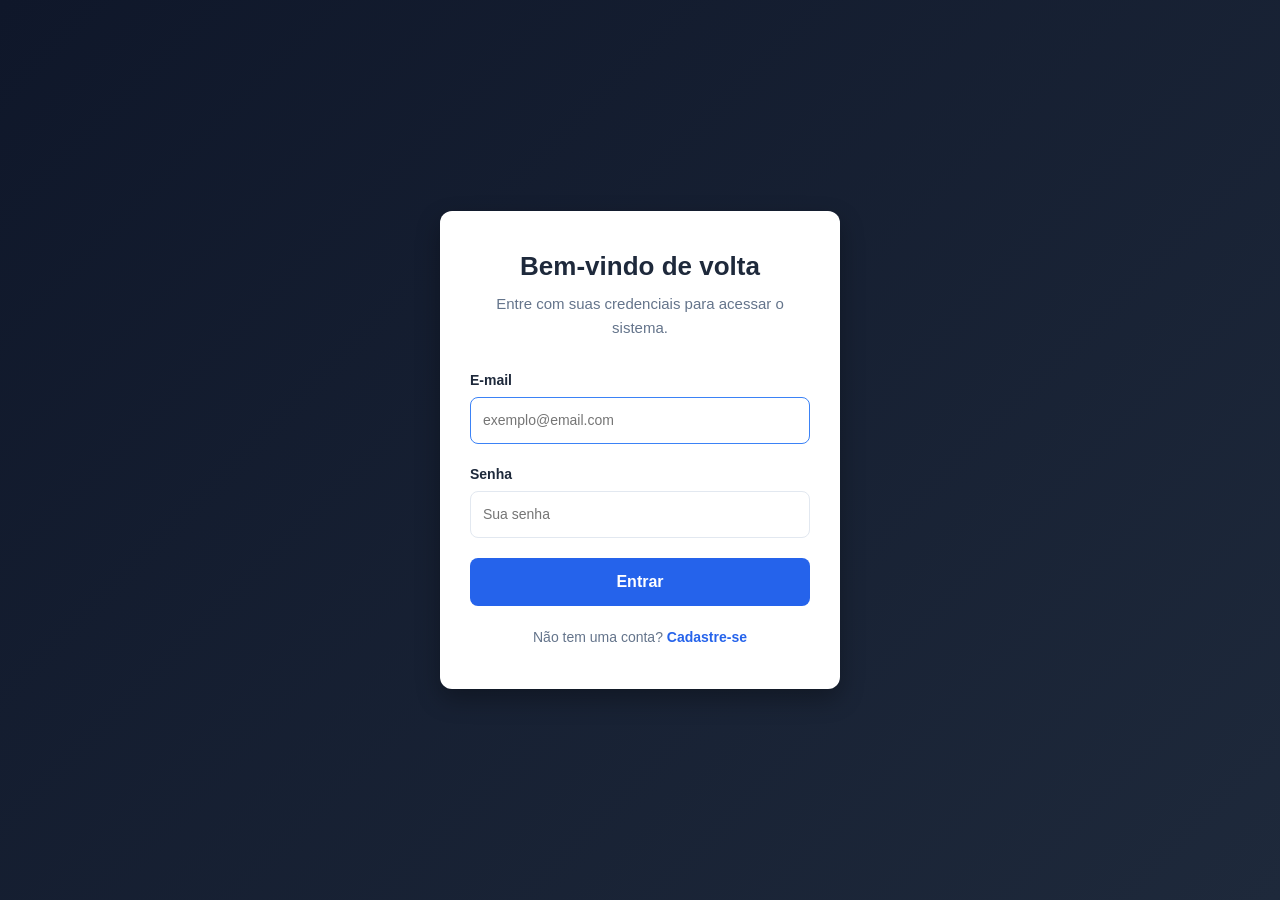
<file: JoseRubens_Login/login.html>
<!DOCTYPE html>
<html lang="pt-br">
<head>
    <meta charset="UTF-8">
    <meta name="viewport" content="width=device-width, initial-scale=1.0">
    <title>Login</title>
    <link href="https://cdn.jsdelivr.net/npm/bootstrap@5.3.3/dist/css/bootstrap.min.css" rel="stylesheet">
    <link rel="stylesheet" href="css/fomulario.css">
    <style>
        body {
            height: auto;
            min-height: 100vh;
            padding: 2rem 1rem;
        }

        label {
            display: block;
            font-size: 14px;
            font-weight: 600;
            color: #1e293b;
            margin-bottom: 6px;
            text-align: left;
        }

        .link-nav {
            font-size: 14px;
            color: #64748b;
            margin-top: 20px;
            margin-bottom: 0;
        }

        .link-nav a {
            color: #2563eb;
            text-decoration: none;
            font-weight: 600;
        }

        .link-nav a:hover {
            text-decoration: underline;
        }

        .feedback {
            display: none;
            margin-top: 16px;
            border-radius: 8px;
            padding: 12px 16px;
            font-size: 14px;
            text-align: left;
        }

        .feedback.sucesso {
            background-color: #d1fae5;
            color: #065f46;
        }

        .feedback.erro {
            background-color: #fee2e2;
            color: #991b1b;
        }

        .icone { margin-right: 6px; }
    </style>
</head>
<body>

<div class="contorno">
    <h1>Bem-vindo de volta</h1>
    <p>Entre com suas credenciais para acessar o sistema.</p>

    <form id="formLogin">
        <label for="emailLogin">E-mail</label>
        <input type="email" id="emailLogin" name="email" placeholder="exemplo@email.com">

        <label for="senhaLogin">Senha</label>
        <input type="password" id="senhaLogin" name="senha" placeholder="Sua senha">

        <button type="submit" id="btnLogin">Entrar</button>
    </form>

    <div id="feedbackLogin" class="feedback"></div>

    <p class="link-nav">Não tem uma conta? <a href="cadastro-login.html">Cadastre-se</a></p>
</div>

<script src="https://cdn.jsdelivr.net/npm/bootstrap@5.3.3/dist/js/bootstrap.bundle.min.js"></script>
<script>
    document.getElementById('emailLogin').focus();

    const form     = document.getElementById('formLogin');
    const btn      = document.getElementById('btnLogin');
    const feedback = document.getElementById('feedbackLogin');

    function validarCampos() {
        const email = document.getElementById('emailLogin');
        const senha = document.getElementById('senhaLogin');

        [email, senha].forEach(el => el.style.boxShadow = '');

        if (email.value.trim() === '') {
            email.style.boxShadow = '0 0 5px #ffc107';
            email.focus();
            return 'Por favor, preencha o campo de e-mail.';
        }
        if (senha.value.trim() === '') {
            senha.style.boxShadow = '0 0 5px #ffc107';
            senha.focus();
            return 'Por favor, preencha o campo de senha.';
        }
        return null;
    }

    form.addEventListener('submit', async function(e) {
        e.preventDefault();
        feedback.style.display = 'none';

        const erroLocal = validarCampos();
        if (erroLocal) {
            feedback.className = 'feedback erro';
            feedback.innerHTML = '<span class="icone">⚠️</span>' + erroLocal;
            feedback.style.display = 'block';
            return;
        }

        btn.disabled = true;
        btn.innerHTML = '<span class="spinner-border spinner-border-sm me-2"></span>Entrando…';

        try {
            const resposta = await fetch('autenticar.php', {
                method: 'POST',
                body: new FormData(form)
            });

            const json = await resposta.json();

            if (json.sucesso) {
                feedback.className = 'feedback sucesso';
                feedback.innerHTML =
                    '<span class="icone">✅</span>' +
                    '<strong>' + json.mensagem + '</strong>' +
                    '<br><small>Olá, <strong>' + json.usuario.nome + '</strong>!</small>';
                form.reset();
            } else {
                const erros = json.erros
                    ? json.erros.map(e => '<li>' + e + '</li>').join('')
                    : '<li>' + (json.erro || 'Erro desconhecido.') + '</li>';
                feedback.className = 'feedback erro';
                feedback.innerHTML =
                    '<span class="icone">❌</span>' +
                    '<strong>Não foi possível entrar:</strong>' +
                    '<ul style="margin:0.4rem 0 0 1rem;padding:0">' + erros + '</ul>';
            }

        } catch (_) {
            feedback.className = 'feedback erro';
            feedback.innerHTML = '<span class="icone">⚠️</span>Falha na comunicação com o servidor.';
        } finally {
            feedback.style.display = 'block';
            btn.disabled = false;
            btn.textContent = 'Entrar';
        }
    });
</script>

</body>
</html>
</file>
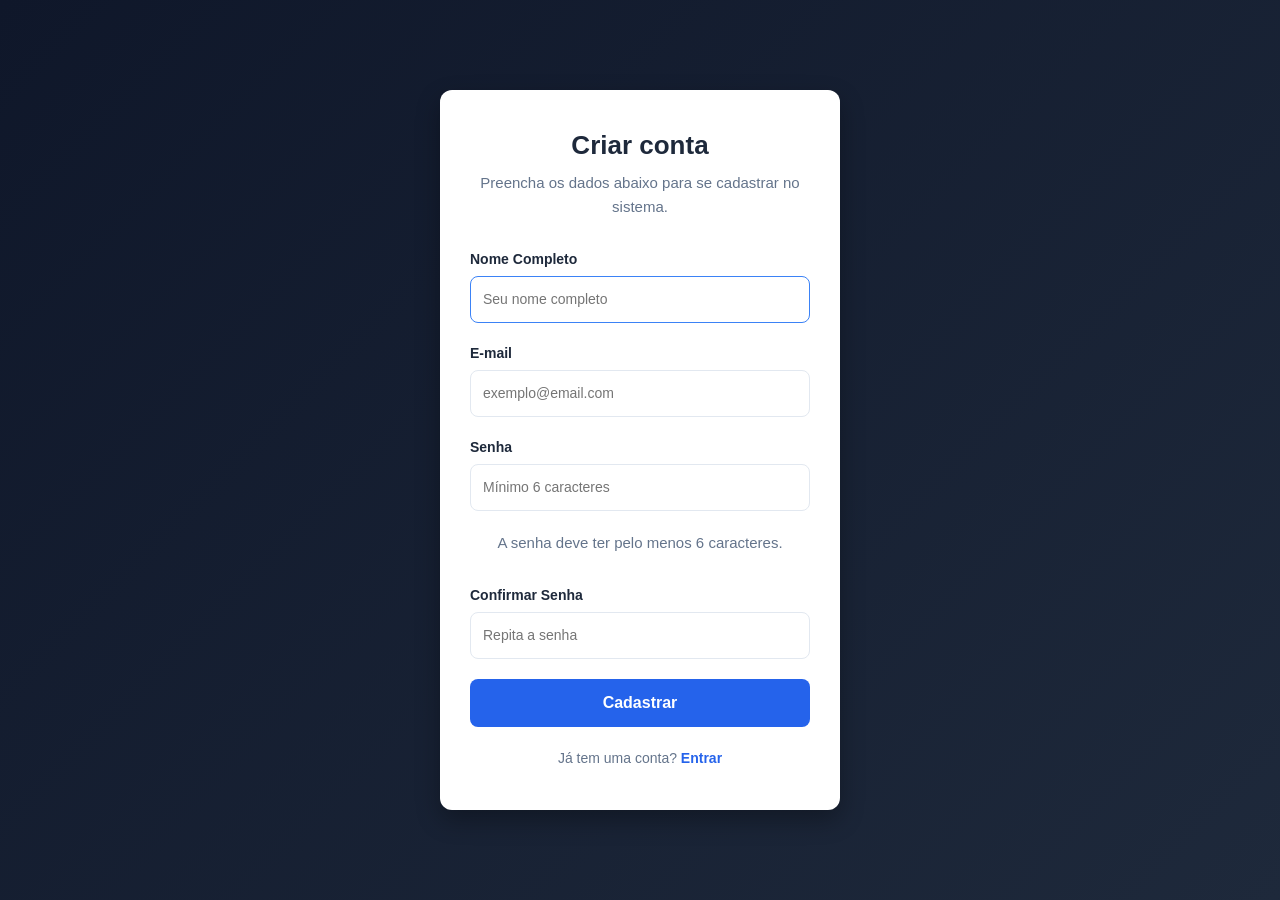
<file: login/cadastro-login.html>
<!DOCTYPE html>
<html lang="pt-br">
<head>
    <meta charset="UTF-8">
    <meta name="viewport" content="width=device-width, initial-scale=1.0">
    <title>Cadastro</title>
    <link href="https://cdn.jsdelivr.net/npm/bootstrap@5.3.3/dist/css/bootstrap.min.css" rel="stylesheet">
    <link rel="stylesheet" href="css/fomulario.css">
        
</head>
<body>

<div class="contorno">
    <h1>Criar conta</h1>
    <p>Preencha os dados abaixo para se cadastrar no sistema.</p>

    <form id="formCadastroLogin">
        <label for="nomeDigitado">Nome Completo</label>
        <input type="text" id="nomeDigitado" name="nome" placeholder="Seu nome completo">

        <label for="emailDigitado">E-mail</label>
        <input type="email" id="emailDigitado" name="email" placeholder="exemplo@email.com">

        <label for="senhaDigitada">Senha</label>
        <input type="password" id="senhaDigitada" name="senha" placeholder="Mínimo 6 caracteres">
        <p class="hint">A senha deve ter pelo menos 6 caracteres.</p>

        <label for="confirmarSenha">Confirmar Senha</label>
        <input type="password" id="confirmarSenha" name="confirmar" placeholder="Repita a senha">

        <button type="submit" id="btnCadastrar">Cadastrar</button>
    </form>

    <div id="feedbackCadastro" class="feedback"></div>

    <p class="link-nav">Já tem uma conta? <a href="login.html">Entrar</a></p>
</div>

<script src="https://cdn.jsdelivr.net/npm/bootstrap@5.3.3/dist/js/bootstrap.bundle.min.js"></script>
<script>
    document.getElementById('nomeDigitado').focus();

    const form     = document.getElementById('formCadastroLogin');
    const btn      = document.getElementById('btnCadastrar');
    const feedback = document.getElementById('feedbackCadastro');

    function validarCampos() {
        const nome      = document.getElementById('nomeDigitado');
        const email     = document.getElementById('emailDigitado');
        const senha     = document.getElementById('senhaDigitada');
        const confirmar = document.getElementById('confirmarSenha');

        [nome, email, senha, confirmar].forEach(el => el.style.boxShadow = '');

        if (nome.value.trim() === '') {
            nome.style.boxShadow = '0 0 5px #ffc107';
            nome.focus();
            return 'Por favor, preencha o campo de nome.';
        }
        if (email.value.trim() === '') {
            email.style.boxShadow = '0 0 5px #ffc107';
            email.focus();
            return 'Por favor, preencha o campo de e-mail.';
        }
        if (senha.value.trim() === '') {
            senha.style.boxShadow = '0 0 5px #ffc107';
            senha.focus();
            return 'Por favor, preencha o campo de senha.';
        }
        if (senha.value.length < 6) {
            senha.style.boxShadow = '0 0 5px #ffc107';
            senha.focus();
            return 'A senha deve ter pelo menos 6 caracteres.';
        }
        if (confirmar.value.trim() === '') {
            confirmar.style.boxShadow = '0 0 5px #ffc107';
            confirmar.focus();
            return 'Por favor, confirme sua senha.';
        }
        if (senha.value !== confirmar.value) {
            confirmar.style.boxShadow = '0 0 5px #ffc107';
            confirmar.focus();
            return 'As senhas não coincidem.';
        }
        return null;
    }

    form.addEventListener('submit', async function(e) {
        e.preventDefault();
        feedback.style.display = 'none';

        const erroLocal = validarCampos();
        if (erroLocal) {
            feedback.className = 'feedback erro';
            feedback.innerHTML = '<span class="icone">⚠️</span>' + erroLocal;
            feedback.style.display = 'block';
            return;
        }

        btn.disabled = true;
        btn.innerHTML = '<span class="spinner-border spinner-border-sm me-2"></span>Cadastrando…';

        try {
            const resposta = await fetch('registrar.php', {
                method: 'POST',
                body: new FormData(form)
            });

            const json = await resposta.json();

            if (json.sucesso) {
                feedback.className = 'feedback sucesso';
                feedback.innerHTML =
                    '<span class="icone">✅</span>' +
                    '<strong>' + json.mensagem + '</strong>' +
                    '<br><small class="text-muted">ID do cadastro: #' + json.id + '</small>';
                form.reset();
                document.getElementById('nomeDigitado').focus();
            } else {
                const erros = json.erros
                    ? json.erros.map(e => '<li>' + e + '</li>').join('')
                    : '<li>' + (json.erro || 'Erro desconhecido.') + '</li>';
                feedback.className = 'feedback erro';
                feedback.innerHTML =
                    '<span class="icone">❌</span>' +
                    '<strong>Não foi possível concluir o cadastro:</strong>' +
                    '<ul style="margin:0.4rem 0 0 1rem;padding:0">' + erros + '</ul>';
            }

        } catch (_) {
            feedback.className = 'feedback erro';
            feedback.innerHTML = '<span class="icone">⚠️</span>Falha na comunicação com o servidor.';
        } finally {
            feedback.style.display = 'block';
            btn.disabled = false;
            btn.textContent = 'Cadastrar';
        }
    });
</script>

</body>
</html>
</file>
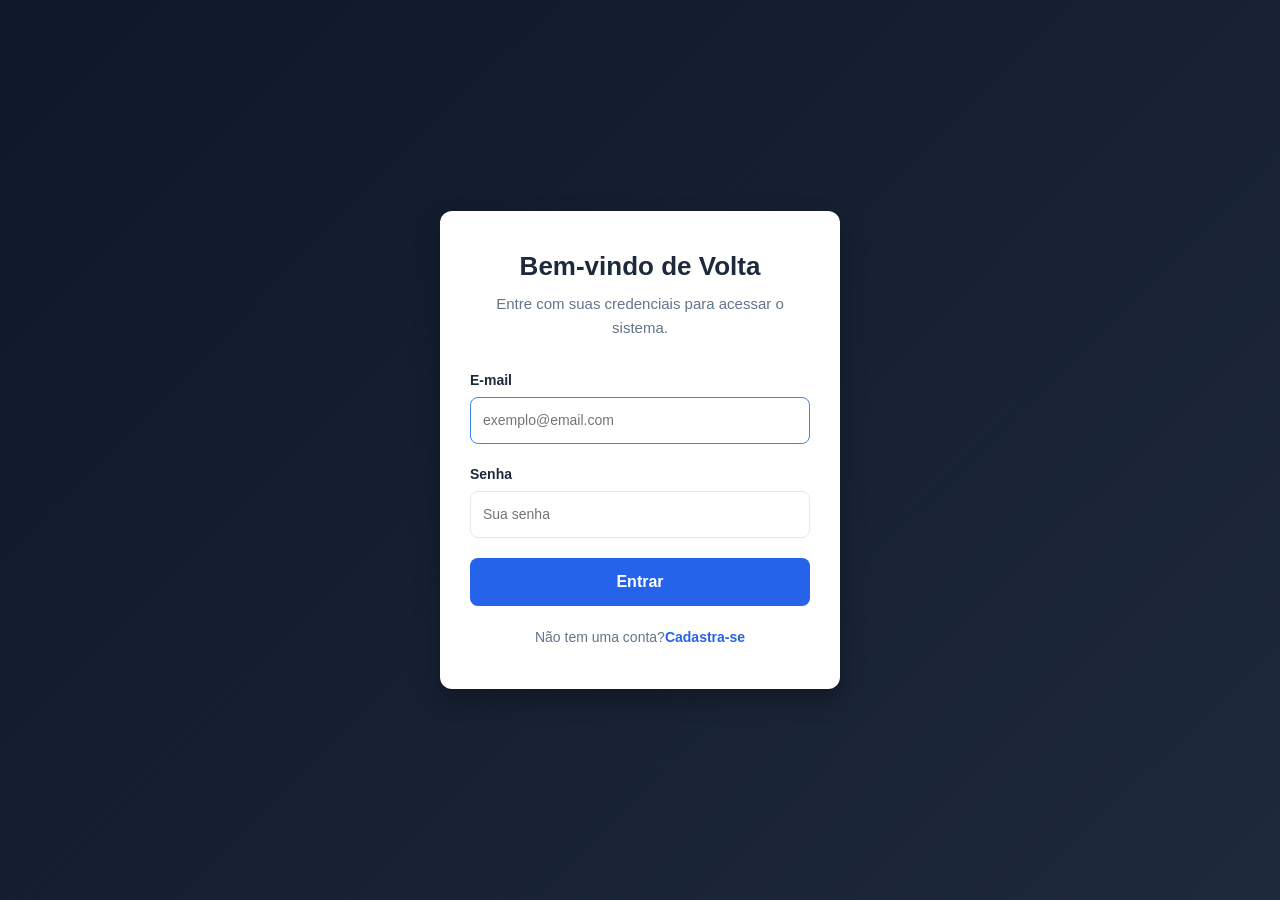
<file: login/login.html>
<!DOCTYPE html>
<html lang="pt-br">
<head>
    <meta charset="UTF-8">
    <meta name="viewport" content="width=device-width, initial-scale=1.0">
    <title>Login</title>
    <link href="https://cdn.jsdelivr.net/npm/bootstrap@5.3.3/dist/css/bootstrap.min.css" rel="stylesheet">
    <link rel="stylesheet" href="css/fomulario.css">
 <style>
        body {
            height: auto;
            min-height: 100vh;
            padding: 2rem 1rem;
        }

        label {
            display: block;
            font-size: 14px;
            font-weight: 600;
            color: #1e293b;
            margin-bottom: 6px;
            text-align: left;
        }

        .link-nav {
            font-size: 14px;
            color: #64748b;
            margin-top: 20px;
            margin-bottom: 0;
        }

        .link-nav a {
            color: #2563eb;
            text-decoration: none;
            font-weight: 600;
        }

        .link-nav a:hover {
            text-decoration: underline;
        }

        .feedback {
            display: none;
            margin-top: 16px;
            border-radius: 8px;
            padding: 12px 16px;
            font-size: 14px;
            text-align: left;
        }

        .feedback.sucesso {
            background-color: #d1fae5;
            color: #065f46;
        }

        .feedback.erro {
            background-color: #fee2e2;
            color: #991b1b;
        }

        .icone { margin-right: 6px; }
    </style>
</head>
<body>

    <div class="contorno">
    <h1>Bem-vindo de Volta</h1>
    <p>Entre com suas credenciais para acessar o sistema.</p>

    <form id="formLogin">
        <label for="email">E-mail</label>
        <input type="email" id="emailLogin" name="email" placeholder="exemplo@email.com">

        <label for="senhaLogin">Senha</label>
        <input id="senhaLogin" name="senha" placeholder="Sua senha">

        <button type="submit" id="btnLogin">Entrar</button>
    </form>
   
    <div id="feedbackLogin" class="feedback"></div>
    
    <p class="link-nav">Não tem uma conta?<a href="cadastro-login.html">Cadastra-se</a></p>
    </div>

    <script src="https://cdn.jsdelivr.net/npm/bootstrap@5.3.3/dist/js/bootstrap.bundle.min.js"></script>
    <script>
        document.getElementById('emailLogin').focus();

        const form = document.getElementById('formLogin');
        const btn = document.getElementById('btnLogin');
        const feedback = document.getElementById('feedbackLogin');

        function validarCampos(){
            const email = document.getElementByid('emailLogin');
            const senha = document.getElementById('senhaLogin');

            [email, senha].forEach(el => el.style.boxShadow = '');

            if (email.value.trim() ==='') {
                email.style.boxShadow = '0 0 5px #ffc107';
                email.focus();
                return 'Por favor, preencha o campo de e-mail.';
            }
            if (senha.value.trim()==='') {
                senha.style.boxShadow = '0 0 5px #ffc107';
                senha.focus();
                return'Por favor, preencha o camnpo de senha.';
            }
            return null;
        }

        form.addEventListener('submit', async function (e) {
            e.preventDefault();
            feedback.style.display = 'none';

            const erroLocal = validarCampos();
            if(erroLocal){
                feedback.className = 'feedback erro';
                feedback.innerHTML = '<span class = "icone">⚠️</span>' + erroLocal;
                feedback.style.display = 'block';
                return;
            }

            btn.disabled = true;
            btn.innerHTML = '<span class = "spinner-border spinner-border-sm me-2"></span>Entrando...';

            try{
                const resposta = await fetch('autenticar.php',{
                    method: 'POST',
                    body: new FormData(form)
                });

                const json = await resposta.json();

                if (json.sucesso) {
                    feedback.classname = 'feeback suceso';
                    feedback.innerHTML = 
                    '<span class ="icone">✅</span>'+
                    '<strong>'+json.mensegem+'</strong>'+
                    '<br><small>Olá,<strong>'+json.usuario.nome+'</strong>!</small>';
                    form.reset();
                }else{
                    const erros = json.erros
                        ? json.erros.map(e => '<li>'+e+'</li>').join('')
                        :'<li>'+(json.erro||'Erro desconhecido.')+'<li>';
                    feedback.className = 'feedback erro';
                    feedback.innerHTML = 
                        '<span class="icone">❌</span>'+
                        '<strong>Não foi possivel entrar:</strong>'+
                        '<ul style="margin:0.4rem 00 1rem;padding:0">'+erros+'</ul>';
                }
                
            }catch(_){
                feedback.className ='feedback erro';
            feedback.innerHTML = '<span class="icone">⚠️</span>Falha na comunicação com o servidor.';
            }finally{
                feedbak.style.display ='block';
                btn.disapled= false;
                btn.textContent = 'Entrar';
            }
        });
    </script>
    
</body>
</html>
</file>
<file: Formulario/css/style.css>
body {
    font-family: Arial, sans-serif;
    background: #f4f6f9;
    display: flex;
    justify-content: center;
    align-items: center;
    margin: 0;
    height: 100vh;
}

.dados-item strong {
    color: #555;
}

/*Tabela de resultados*/
#tabelaResultado {
    display: none;
    margin-top: 1.5rem;
    overflow-x: auto;
}

#tabelaResultado table {
    font-size: 0.85rem;
}

#tableResultado th {
    background-color: var(--primary-color);
    color: #fff;
    white-space: nowrap;
}

.container {
    background: #d9d9d9;
    padding: 40px 30px;
    border-radius: 40px 10px;
    box-shadow: 0 4px 12px rgba(0, 0, 0, 0.1);
    width: 100%;
    max-width: 400px;
    box-sizing: border-box;
    text-emphasis: center;
}



.form-group {
    margin-bottom: 1rem;
}

.h2 {
    text-align: center;
    margin-bottom: 20px;
    font-size: 24px;
    font-weight: bold;
    line-height: 1.5;
}

p {
    font-size: 14px;
    color: red;
    margin-bottom: 30px;
    line-height: 1.5;
}

h1 {
    font-size: 14px;
    color: rgb(0, 0, 0);
    margin-bottom: 30px;
    line-height: 1.5;
}

input {
    width: 100%;
    padding: 10px;
    border-radius: 6px;
    border: 1px solid #ccc;
}

.input2 {

    width: 80%;
    padding: 0.75rem;
    border: 1px solid #ccc;
    border-radius: 4px;
    box-sizing: border-box;
    font-size: 14px;
    margin-left: 10px;
    /* Garante que o padding não quebre a largura */
}

button {
    width: 100%;
    padding: 8px;
    background: #4a90e2;
    border: none;
    border-radius: 6px 10px;
    color: white;
    font-size: 16px;
    cursor: pointer;
    transition: background 0.3s;
}

button:hover {
    background: #17426d;

}

h3 {
    width: 100%;
    padding: 8px;
    background: #4a90e2;
    border: none;
    border-radius: 6px 10px;
    color: white;
    font-size: 16px;
    cursor: pointer;
    transition: background 0.3s;
    text-align: center;
}

h3:hover {
    background: #17426d;

}

label {
    margin-bottom: 0.5rem;
    font-weight: bold;
    padding: 2px;
}

#status {
    margin-top: 1rem;
    padding: 0.75rem;
    border-radius: 4px;
    display: none;
    font-size: 0.9rem;
}

.error {
    background-color: #fdeaea;
    color: var(--error-color);
    border: 1px solid #fad2d2;
}

.success {
    background-color: #eafaf1;
    color: var(--success-color);
    border: 1px solid #d5f5e3;
}

.dados-box {
    margin-top: 1rem;
    padding-top: 1rem;
    border-top: 1px solid #eee;
}

.dados-item {
    margin-bottom: 0.5rem;
}

.dados-item strong {
    color: #555;
}
</file>
<file: Formulario/css/index.css>
:root {
            --primary-color: #4a90e2;
            --primary-hover: #357abd;
            --bg-color: #f4f7f6;
        }

        body {
            font-family: 'Segoe UI', Tahoma, Geneva, Verdana, sans-serif;
            background-color: var(--bg-color);
            padding: 2rem 0;
        }

        /* Centraliza e limita a largura dos cards */
        .main-container {
            max-width: 650px;
            margin: 0 auto;
        }

        .card-custom {
            background: #fff;
            padding: 2rem;
            border-radius: 8px;
            box-shadow: 0 4px 6px rgba(0,0,0,0.1);
            margin-bottom: 2rem; /* Espaço entre os cards */
        }

        h2 { color: var(--primary-color); margin-bottom: 1.5rem; }
        
        .btn-primary { background-color: var(--primary-color); border: none; }
        .btn-primary:hover { background-color: var(--primary-hover); }

        #tabelaResultado { display: none; }
        .instrucoes { font-size: 0.9rem; color: #666; }
</file>
<file: JoseRubens_Login/css/fomulario.css>
body {
    margin: 0;
    height: 100vh;
    /* Um gradiente sutil deixa o fundo menos "chapado" e mais moderno */
    background: linear-gradient(135deg, #0f172a 0%, #1e293b 100%);
    display: flex;  
    justify-content: center;
    align-items: center;
    font-family: 'Inter', 'Segoe UI', sans-serif; /* Inter é a queridinha do design moderno */
}

.contorno {
    background-color: #ffffff; /* Fundo branco ou levemente cinza traz clareza */
    border: none; /* Removi a borda preta para um look mais "clean" */
    border-radius: 12px; /* Cantos um pouco mais arredondados */
    padding: 40px 30px;
    width: 100%;
    max-width: 400px;
    /* Sombra mais suave e moderna */
    box-shadow: 0 10px 25px rgba(0, 0, 0, 0.3);
    box-sizing: border-box;
    text-align: center;
}

input {
    width: 100%;
    padding: 12px;
    margin-bottom: 20px;
    border: 1.5px solid #e2e8f0;
    border-radius: 8px;
    font-size: 14px;
    outline: none;
    transition: border-color 0.3s;
}

input:focus {
    border-color: #3b82f6; /* Destaque azul ao clicar */
}

button {
    width: 100%;
    padding: 12px;
    background-color: #2563eb; /* Azul Vibrante */
    color: white;
    border: none;
    border-radius: 8px;
    font-weight: 600;
    cursor: pointer;
    transition: all 0.3s ease;
}

button:hover {
    background-color: #1d4ed8; /* Escurece levemente no hover */
    transform: translateY(-1px); /* Efeito sutil de flutuar */
}

h1 {
    font-size: 26px;
    font-weight: 700;
    margin-bottom: 10px;
    color: #1e293b; /* Azul quase preto para o título */
    font-family: 'Segoe UI', sans-serif; /* Padronizei a fonte para ser mais coesa */
}

p {
    font-size: 15px;
    color: #64748b; /* Cinza azulado para o subtítulo */
    margin-bottom: 30px;
    line-height: 1.6;
}
</file>
<file: login/css/fomulario.css>
body {
    margin: 0;
    height: 100vh;
    /* Um gradiente sutil deixa o fundo menos "chapado" e mais moderno */
    background: linear-gradient(135deg, #0f172a 0%, #1e293b 100%);
    display: flex;  
    justify-content: center;
    align-items: center;
    font-family: 'Inter', 'Segoe UI', sans-serif; /* Inter é a queridinha do design moderno */
}

.contorno {
    background-color: #ffffff; /* Fundo branco ou levemente cinza traz clareza */
    border: none; /* Removi a borda preta para um look mais "clean" */
    border-radius: 12px; /* Cantos um pouco mais arredondados */
    padding: 40px 30px;
    width: 100%;
    max-width: 400px;
    /* Sombra mais suave e moderna */
    box-shadow: 0 10px 25px rgba(0, 0, 0, 0.3);
    box-sizing: border-box;
    text-align: center;
}

input {
    width: 100%;
    padding: 12px;
    margin-bottom: 20px;
    border: 1.5px solid #e2e8f0;
    border-radius: 8px;
    font-size: 14px;
    outline: none;
    transition: border-color 0.3s;
}

input:focus {
    border-color: #3b82f6; /* Destaque azul ao clicar */
}

button {
    width: 100%;
    padding: 12px;
    background-color: #2563eb; /* Azul Vibrante */
    color: white;
    border: none;
    border-radius: 8px;
    font-weight: 600;
    cursor: pointer;
    transition: all 0.3s ease;
}

button:hover {
    background-color: #1d4ed8; /* Escurece levemente no hover */
    transform: translateY(-1px); /* Efeito sutil de flutuar */
}

h1 {
    font-size: 26px;
    font-weight: 700;
    margin-bottom: 10px;
    color: #1e293b; /* Azul quase preto para o título */
    font-family: 'Segoe UI', sans-serif; /* Padronizei a fonte para ser mais coesa */
}

p {
    font-size: 15px;
    color: #64748b; /* Cinza azulado para o subtítulo */
    margin-bottom: 30px;
    line-height: 1.6;
}
  body {
            height: auto;
            min-height: 100vh;
            padding: 2rem 1rem;
        }

        label {
            display: block;
            font-size: 14px;
            font-weight: 600;
            color: #1e293b;
            margin-bottom: 6px;
            text-align: left;
        }

        .link-nav {
            font-size: 14px;
            color: #64748b;
            margin-top: 20px;
            margin-bottom: 0;
        }

        .link-nav a {
            color: #2563eb;
            text-decoration: none;
            font-weight: 600;
        }

        .link-nav a:hover {
            text-decoration: underline;
        }

        .feedback {
            display: none;
            margin-top: 16px;
            border-radius: 8px;
            padding: 12px 16px;
            font-size: 14px;
            text-align: left;
        }

        .feedback.sucesso {
            background-color: #d1fae5;
            color: #065f46;
        }

        .feedback.erro {
            background-color: #fee2e2;
            color: #991b1b;
        }

        .icone { margin-right: 6px; }
</file>
